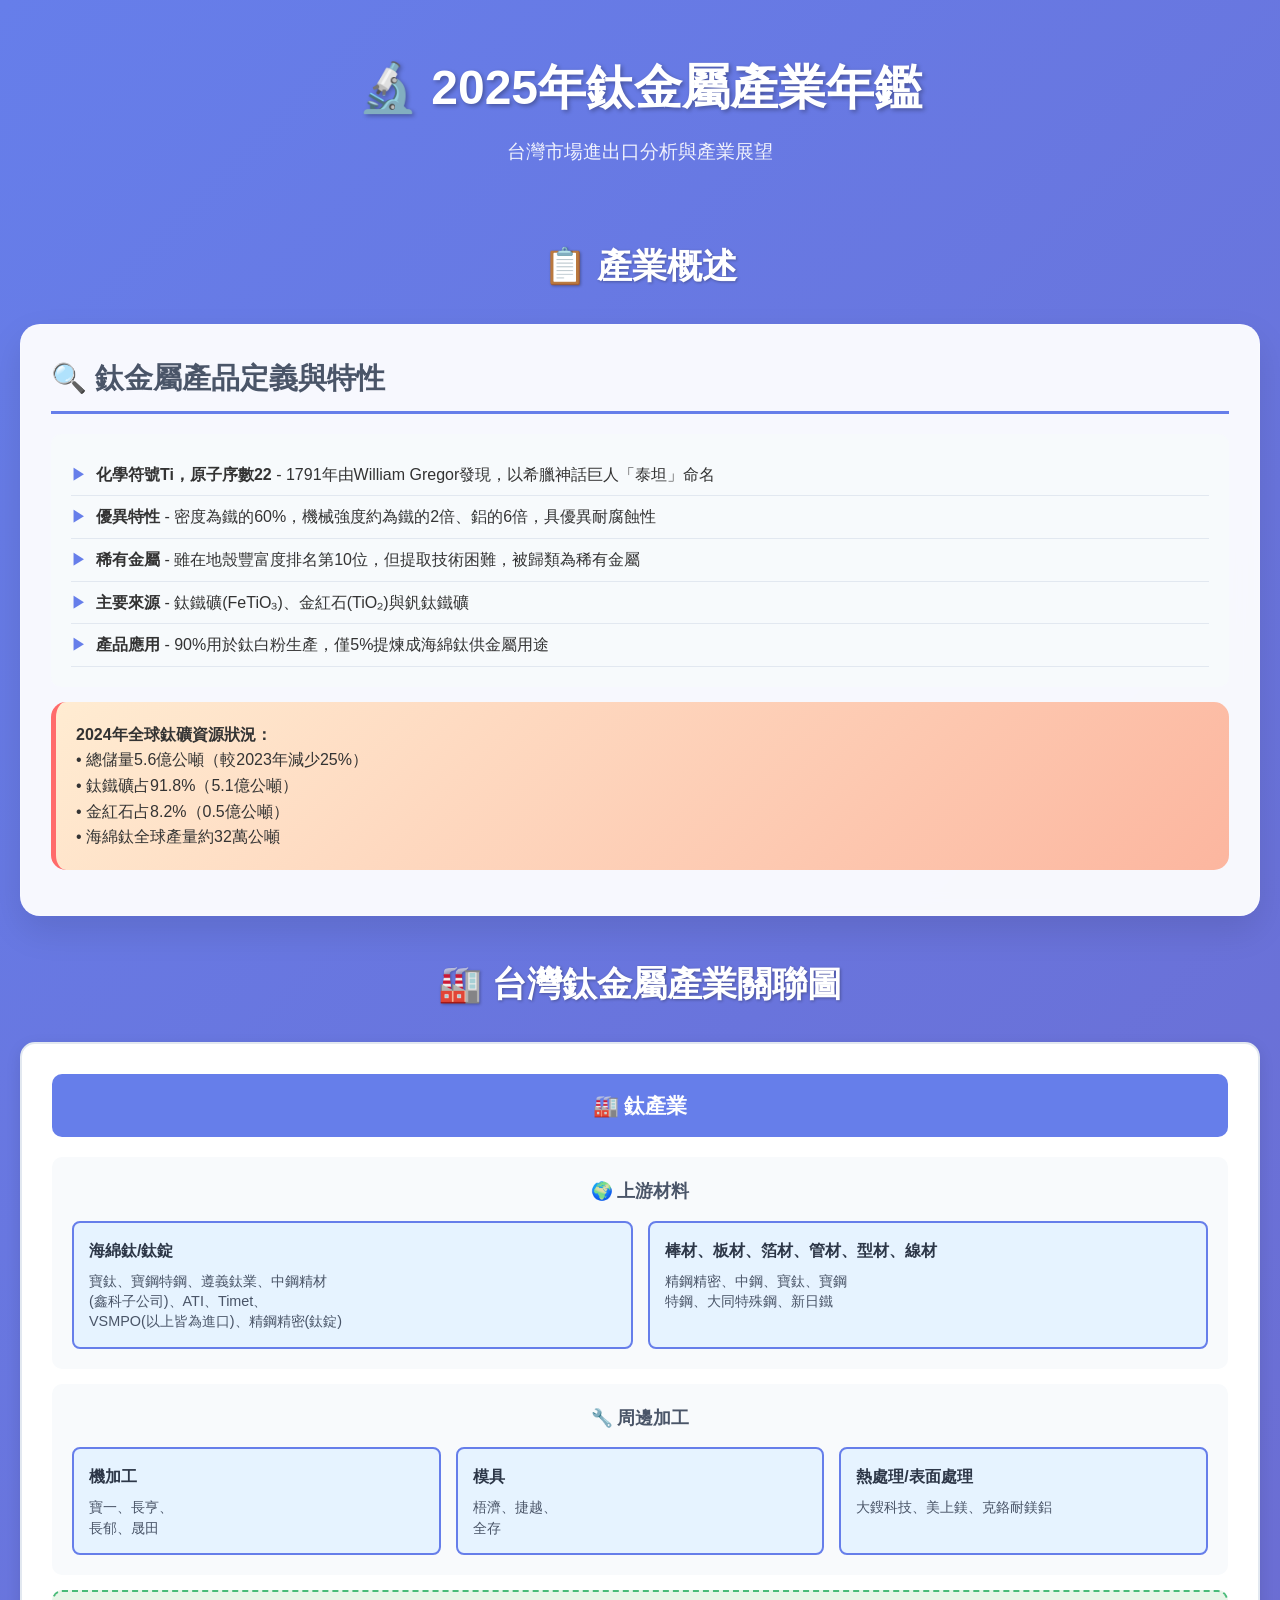
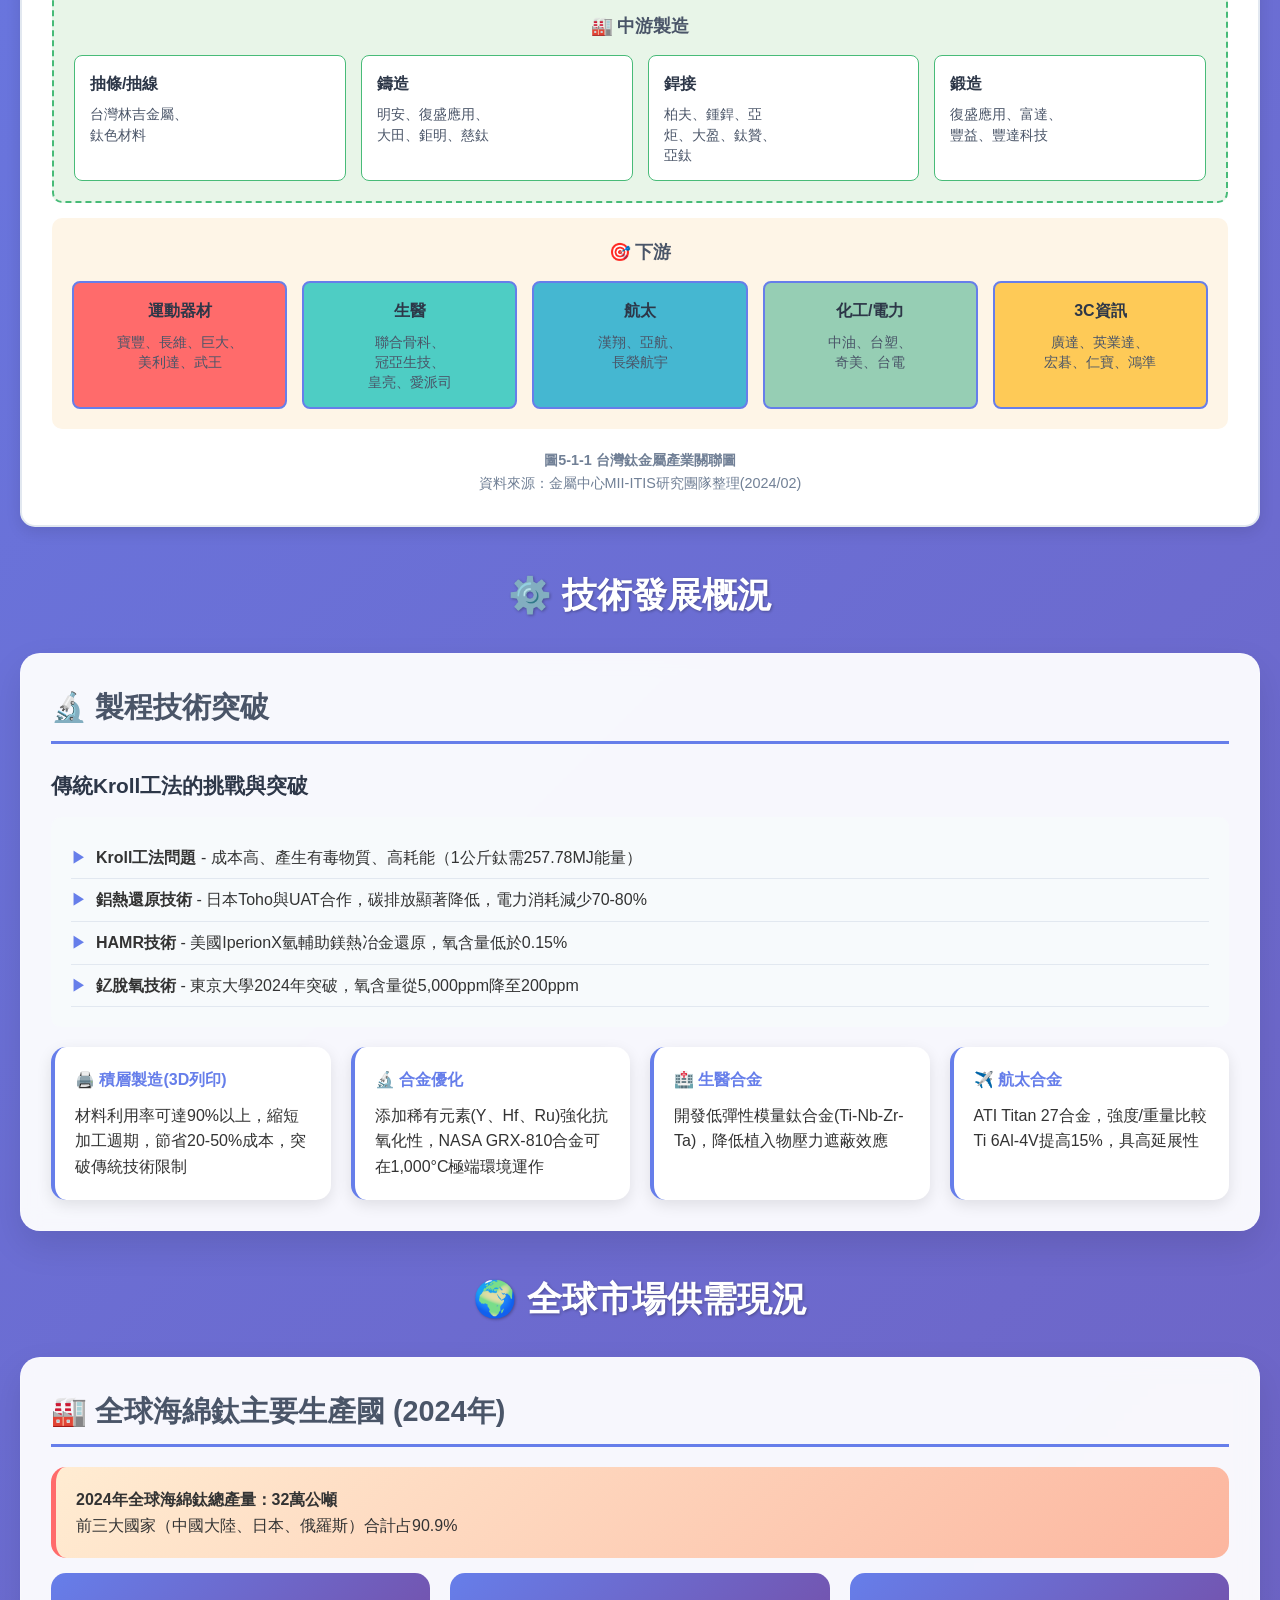
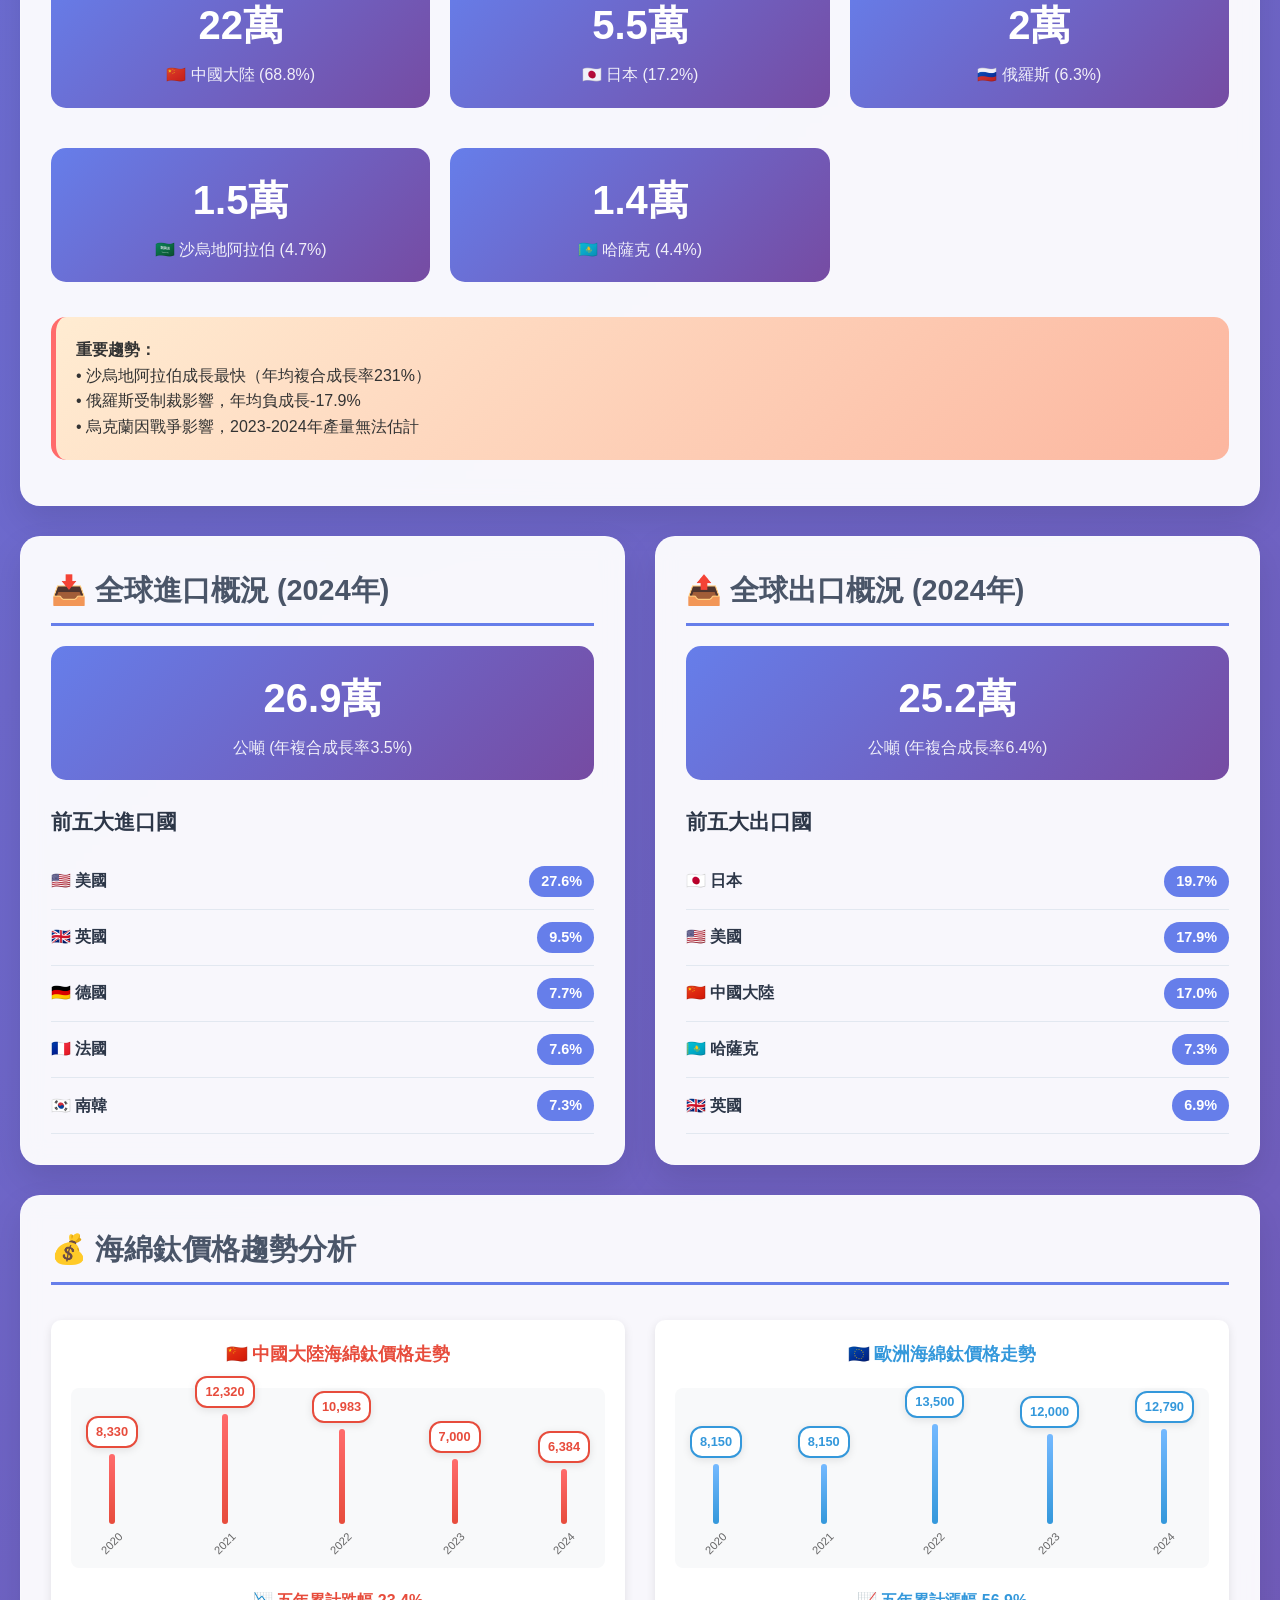
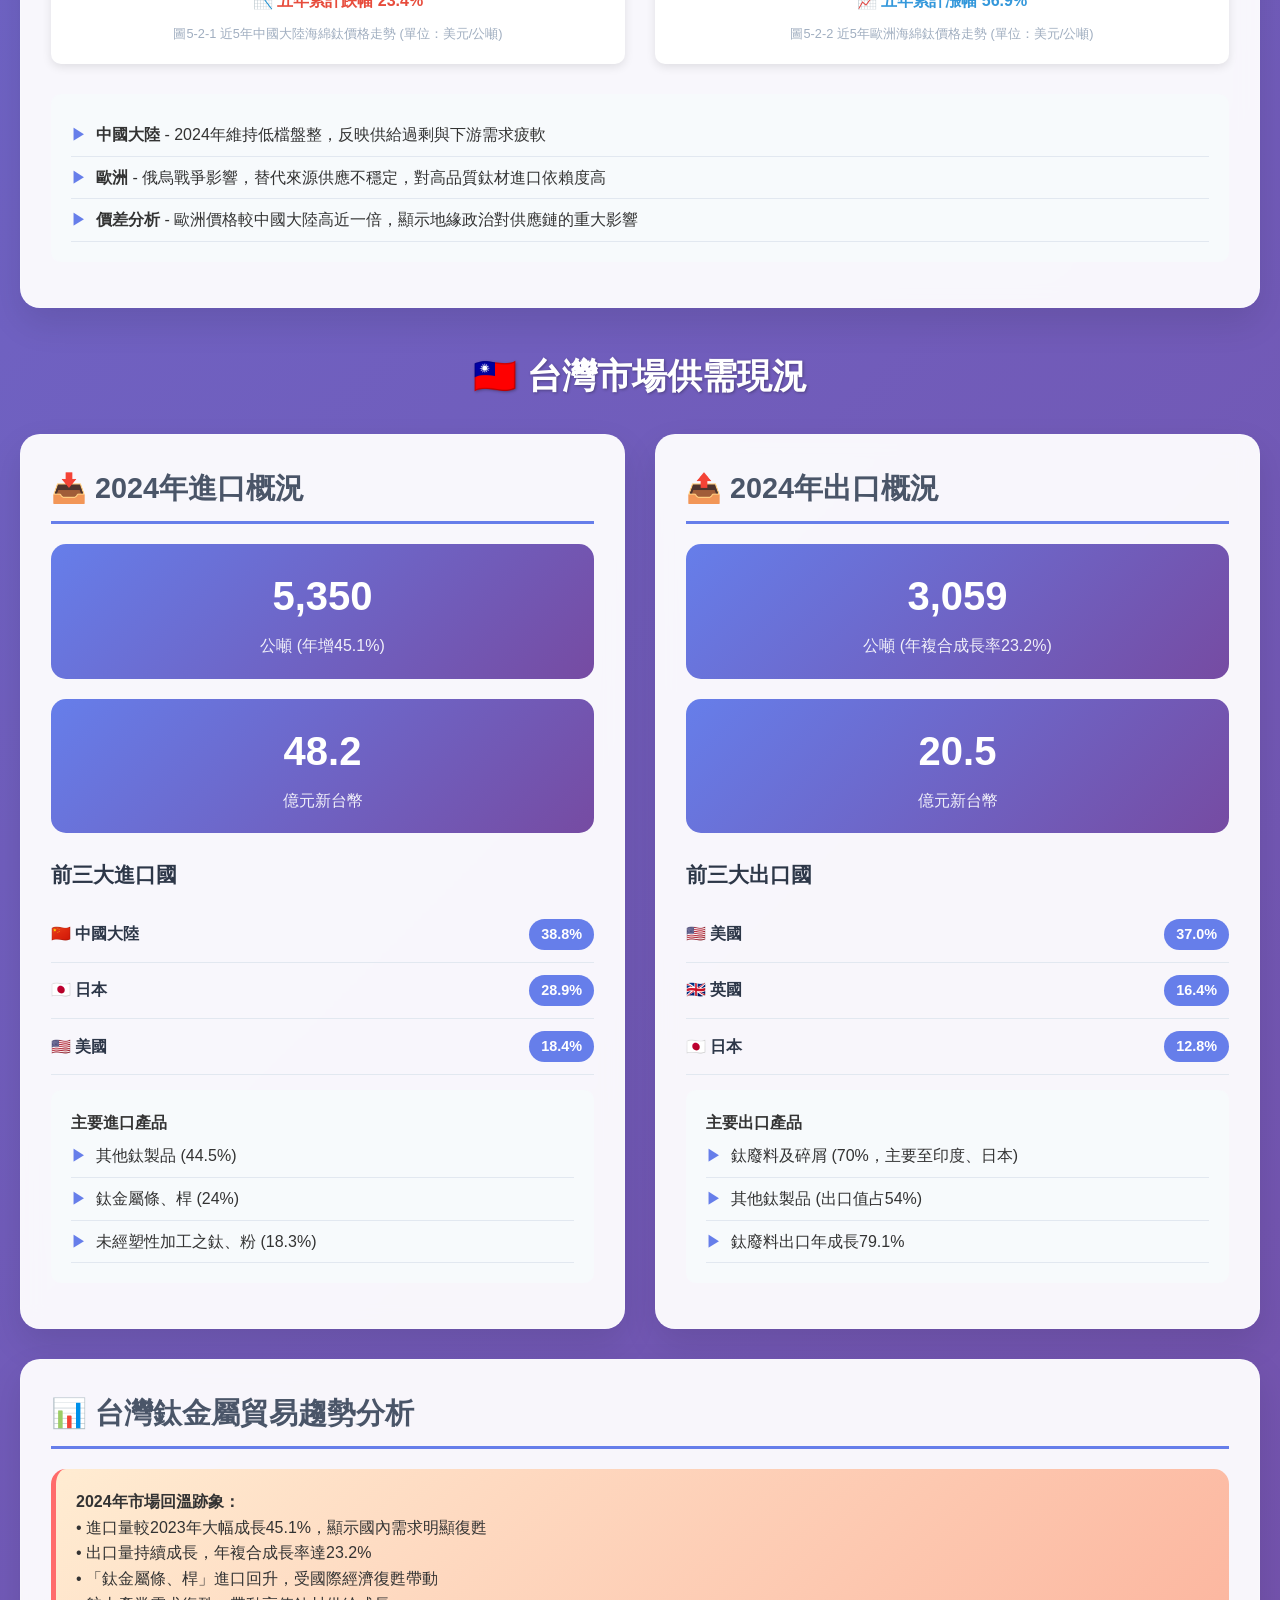
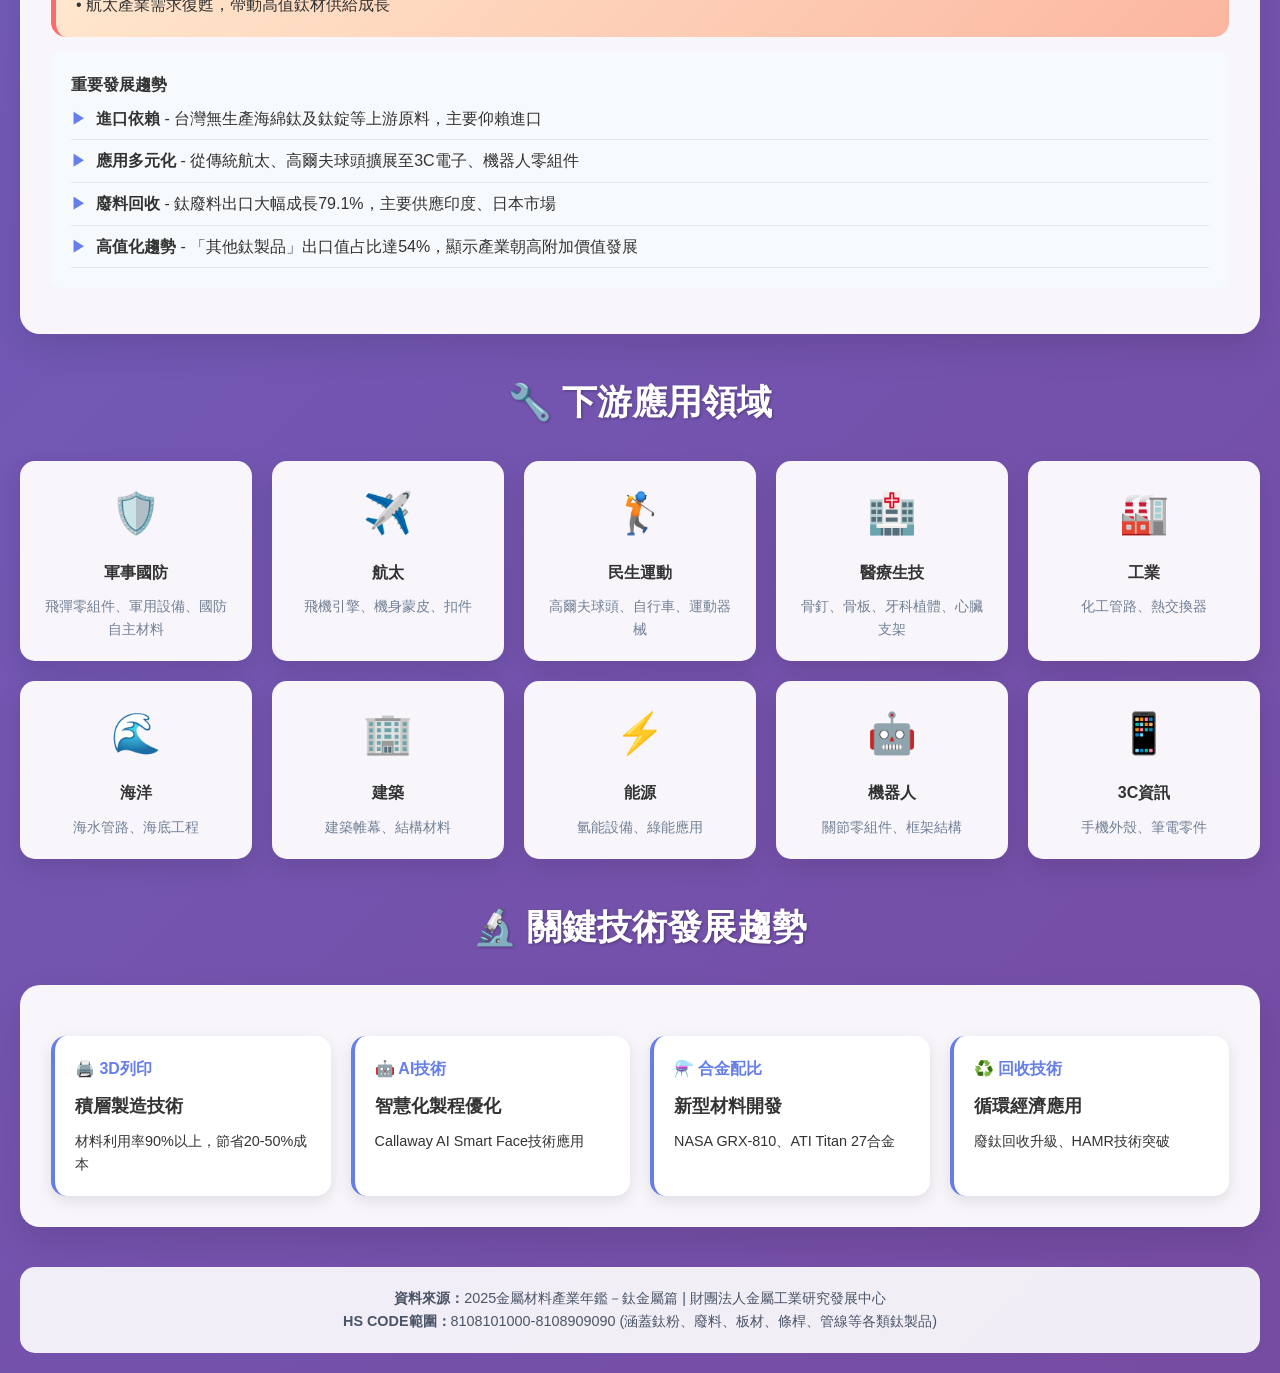
<file: index.html>
<!DOCTYPE html>
<html lang="zh-TW">
<head>
    <meta charset="UTF-8">
    <meta name="viewport" content="width=device-width, initial-scale=1.0">
    <title>2025年鈦金屬產業年鑑 - 台灣市場分析</title>
    <style>
        * {
            margin: 0;
            padding: 0;
            box-sizing: border-box;
        }

        body {
            font-family: 'Microsoft JhengHei', 'Segoe UI', Tahoma, Geneva, Verdana, sans-serif;
            line-height: 1.6;
            color: #333;
            background: linear-gradient(135deg, #667eea 0%, #764ba2 100%);
        }

        .container {
            max-width: 1400px;
            margin: 0 auto;
            padding: 20px;
        }

        .header {
            text-align: center;
            color: white;
            margin-bottom: 40px;
            padding: 30px 0;
        }

        .header h1 {
            font-size: 3rem;
            font-weight: bold;
            margin-bottom: 10px;
            text-shadow: 2px 2px 4px rgba(0,0,0,0.3);
        }

        .header p {
            font-size: 1.2rem;
            opacity: 0.9;
        }

        .section {
            margin-bottom: 40px;
        }

        .section-title {
            text-align: center;
            color: white;
            font-size: 2.2rem;
            margin-bottom: 30px;
            text-shadow: 1px 1px 3px rgba(0,0,0,0.3);
        }

        .card {
            background: rgba(255, 255, 255, 0.95);
            border-radius: 20px;
            padding: 30px;
            box-shadow: 0 15px 35px rgba(0,0,0,0.1);
            backdrop-filter: blur(10px);
            border: 1px solid rgba(255,255,255,0.2);
            transition: transform 0.3s ease, box-shadow 0.3s ease;
            margin-bottom: 30px;
        }

        .card:hover {
            transform: translateY(-5px);
            box-shadow: 0 20px 40px rgba(0,0,0,0.15);
        }

        .card h2 {
            color: #4a5568;
            font-size: 1.8rem;
            margin-bottom: 20px;
            border-bottom: 3px solid #667eea;
            padding-bottom: 10px;
        }

        .card h3 {
            color: #2d3748;
            font-size: 1.3rem;
            margin-bottom: 15px;
            margin-top: 25px;
        }

        .grid-2 {
            display: grid;
            grid-template-columns: 1fr 1fr;
            gap: 30px;
        }

        .grid-3 {
            display: grid;
            grid-template-columns: repeat(auto-fit, minmax(300px, 1fr));
            gap: 20px;
        }

        .stat-box {
            background: linear-gradient(135deg, #667eea, #764ba2);
            color: white;
            padding: 20px;
            border-radius: 15px;
            text-align: center;
            margin-bottom: 20px;
        }

        .stat-number {
            font-size: 2.5rem;
            font-weight: bold;
            margin-bottom: 5px;
        }

        .stat-label {
            font-size: 1rem;
            opacity: 0.9;
        }

        .country-item {
            display: flex;
            justify-content: space-between;
            align-items: center;
            padding: 12px 0;
            border-bottom: 1px solid #e2e8f0;
        }

        .country-name {
            font-weight: 600;
            color: #2d3748;
        }

        .country-percent {
            background: #667eea;
            color: white;
            padding: 4px 12px;
            border-radius: 20px;
            font-size: 0.9rem;
            font-weight: bold;
        }

        .industry-chain {
            background: #f8fafc;
            border-radius: 15px;
            padding: 25px;
            margin: 20px 0;
            border-left: 5px solid #667eea;
        }

        .chain-level {
            margin-bottom: 20px;
            padding: 15px;
            border-radius: 10px;
            background: white;
            box-shadow: 0 2px 10px rgba(0,0,0,0.05);
        }

        .chain-level h4 {
            color: #667eea;
            font-size: 1.1rem;
            margin-bottom: 10px;
            border-bottom: 2px solid #e2e8f0;
            padding-bottom: 5px;
        }

        .chain-items {
            display: flex;
            flex-wrap: wrap;
            gap: 10px;
            margin-top: 10px;
        }

        .chain-item {
            background: #667eea;
            color: white;
            padding: 5px 12px;
            border-radius: 20px;
            font-size: 0.9rem;
        }

        .highlight-box {
            background: linear-gradient(135deg, #ffecd2 0%, #fcb69f 100%);
            padding: 20px;
            border-radius: 15px;
            margin: 15px 0;
            border-left: 5px solid #ff6b6b;
        }

        .tech-grid {
            display: grid;
            grid-template-columns: repeat(auto-fit, minmax(250px, 1fr));
            gap: 20px;
            margin-top: 20px;
        }

        .tech-card {
            background: white;
            border-radius: 15px;
            padding: 20px;
            box-shadow: 0 5px 15px rgba(0,0,0,0.1);
            border-left: 4px solid #667eea;
        }

        .tech-card h4 {
            color: #667eea;
            margin-bottom: 10px;
        }

        .price-chart {
            background: white;
            border-radius: 15px;
            padding: 20px;
            margin: 20px 0;
            box-shadow: 0 5px 15px rgba(0,0,0,0.1);
        }

        .applications-grid {
            display: grid;
            grid-template-columns: repeat(auto-fit, minmax(200px, 1fr));
            gap: 20px;
        }

        .application-card {
            background: rgba(255, 255, 255, 0.95);
            border-radius: 15px;
            padding: 20px;
            text-align: center;
            box-shadow: 0 10px 25px rgba(0,0,0,0.1);
            transition: all 0.3s ease;
        }

        .application-card:hover {
            transform: translateY(-3px);
            box-shadow: 0 15px 30px rgba(0,0,0,0.15);
        }

        .application-icon {
            font-size: 2.5rem;
            margin-bottom: 15px;
            display: block;
        }

        .key-points {
            background: #f7fafc;
            border-radius: 10px;
            padding: 20px;
            margin: 15px 0;
        }

        .key-points ul {
            list-style: none;
            padding: 0;
        }

        .key-points li {
            padding: 8px 0;
            border-bottom: 1px solid #e2e8f0;
            position: relative;
            padding-left: 25px;
        }

        .key-points li:before {
            content: "▶";
            color: #667eea;
            position: absolute;
            left: 0;
        }

        .footnote {
            background: rgba(255, 255, 255, 0.9);
            border-radius: 15px;
            padding: 20px;
            margin-top: 30px;
            text-align: center;
            color: #4a5568;
            font-size: 0.9rem;
        }

        /* 產業關聯圖特殊樣式 */
        .industry-map {
            background: white;
            border: 2px solid #e2e8f0;
            border-radius: 15px;
            padding: 30px;
            margin: 20px 0;
            box-shadow: 0 5px 15px rgba(0,0,0,0.1);
        }

        .industry-header {
            background: #667eea;
            color: white;
            text-align: center;
            padding: 15px;
            border-radius: 10px;
            margin-bottom: 20px;
            font-size: 1.3rem;
            font-weight: bold;
        }

        .level-box {
            background: #f8fafc;
            border-radius: 10px;
            padding: 20px;
            margin-bottom: 15px;
            position: relative;
        }

        .level-title {
            color: #4a5568;
            text-align: center;
            margin-bottom: 15px;
            font-size: 1.1rem;
            font-weight: bold;
        }

        .company-grid {
            display: grid;
            gap: 15px;
        }

        .company-box {
            background: #e6f3ff;
            padding: 15px;
            border-radius: 8px;
            border: 2px solid #667eea;
        }

        .company-title {
            font-weight: bold;
            margin-bottom: 8px;
            color: #2d3748;
        }

        .company-list {
            font-size: 0.9rem;
            color: #4a5568;
            line-height: 1.4;
        }

        /* 簡化價格趨勢圖 */
        .simple-chart {
            background: white;
            border-radius: 10px;
            padding: 20px;
            margin: 15px 0;
            box-shadow: 0 3px 10px rgba(0,0,0,0.1);
        }

        .chart-title {
            font-size: 1.1rem;
            font-weight: bold;
            margin-bottom: 15px;
            text-align: center;
        }

        .price-line {
            display: flex;
            justify-content: space-between;
            align-items: end;
            height: 180px;
            background: #f8f9fa;
            border-radius: 8px;
            padding: 20px 15px 15px 15px;
            margin: 20px 0;
            position: relative;
        }

        .price-point {
            display: flex;
            flex-direction: column;
            align-items: center;
            position: relative;
        }

        .price-value {
            background: white;
            padding: 4px 8px;
            border-radius: 12px;
            font-size: 0.8rem;
            font-weight: bold;
            margin-bottom: 6px;
            box-shadow: 0 2px 8px rgba(0,0,0,0.1);
            border: 2px solid;
            min-width: 45px;
            text-align: center;
        }

        .price-bar {
            width: 6px;
            border-radius: 3px;
            margin-bottom: 6px;
        }

        .price-year {
            font-size: 0.7rem;
            color: #666;
            transform: rotate(-45deg);
            white-space: nowrap;
            margin-top: 5px;
        }

        .china-chart .price-value {
            border-color: #e74c3c;
            color: #e74c3c;
        }

        .china-chart .price-bar {
            background: linear-gradient(to top, #e74c3c, #ff6b6b);
        }

        .europe-chart .price-value {
            border-color: #3498db;
            color: #3498db;
        }

        .europe-chart .price-bar {
            background: linear-gradient(to top, #3498db, #74b9ff);
        }

        @media (max-width: 768px) {
            .grid-2, .grid-3 {
                grid-template-columns: 1fr;
            }
            
            .header h1 {
                font-size: 2rem;
            }
            
            .company-grid {
                grid-template-columns: 1fr;
            }
        }
    </style>
</head>
<body>
    <div class="container">
        <div class="header">
            <h1>🔬 2025年鈦金屬產業年鑑</h1>
            <p>台灣市場進出口分析與產業展望</p>
        </div>

        <!-- 緒論與產品定義 -->
        <div class="section">
            <h2 class="section-title">📋 產業概述</h2>
            <div class="card">
                <h2>🔍 鈦金屬產品定義與特性</h2>
                <div class="key-points">
                    <ul>
                        <li><strong>化學符號Ti，原子序數22</strong> - 1791年由William Gregor發現，以希臘神話巨人「泰坦」命名</li>
                        <li><strong>優異特性</strong> - 密度為鐵的60%，機械強度約為鐵的2倍、鋁的6倍，具優異耐腐蝕性</li>
                        <li><strong>稀有金屬</strong> - 雖在地殼豐富度排名第10位，但提取技術困難，被歸類為稀有金屬</li>
                        <li><strong>主要來源</strong> - 鈦鐵礦(FeTiO₃)、金紅石(TiO₂)與釩鈦鐵礦</li>
                        <li><strong>產品應用</strong> - 90%用於鈦白粉生產，僅5%提煉成海綿鈦供金屬用途</li>
                    </ul>
                </div>

                <div class="highlight-box">
                    <strong>2024年全球鈦礦資源狀況：</strong><br>
                    • 總儲量5.6億公噸（較2023年減少25%）<br>
                    • 鈦鐵礦占91.8%（5.1億公噸）<br>
                    • 金紅石占8.2%（0.5億公噸）<br>
                    • 海綿鈦全球產量約32萬公噸
                </div>
            </div>
        </div>

        <!-- 台灣產業關聯圖 -->
        <div class="section">
            <h2 class="section-title">🏭 台灣鈦金屬產業關聯圖</h2>
            <div class="industry-map">
                <div class="industry-header">🏭 鈦產業</div>
                
                <!-- 上游材料 -->
                <div class="level-box">
                    <div class="level-title">🌍 上游材料</div>
                    <div class="company-grid" style="grid-template-columns: 1fr 1fr;">
                        <div class="company-box">
                            <div class="company-title">海綿鈦/鈦錠</div>
                            <div class="company-list">
                                寶鈦、寶鋼特鋼、遵義鈦業、中鋼精材<br>
                                (鑫科子公司)、ATI、Timet、<br>
                                VSMPO(以上皆為進口)、精鋼精密(鈦錠)
                            </div>
                        </div>
                        <div class="company-box">
                            <div class="company-title">棒材、板材、箔材、管材、型材、線材</div>
                            <div class="company-list">
                                精鋼精密、中鋼、寶鈦、寶鋼<br>
                                特鋼、大同特殊鋼、新日鐵
                            </div>
                        </div>
                    </div>
                </div>
                
                <!-- 周邊加工 -->
                <div class="level-box">
                    <div class="level-title">🔧 周邊加工</div>
                    <div class="company-grid" style="grid-template-columns: repeat(3, 1fr);">
                        <div class="company-box">
                            <div class="company-title">機加工</div>
                            <div class="company-list">寶一、長亨、<br>長郁、晟田</div>
                        </div>
                        <div class="company-box">
                            <div class="company-title">模具</div>
                            <div class="company-list">梧濟、捷越、<br>全存</div>
                        </div>
                        <div class="company-box">
                            <div class="company-title">熱處理/表面處理</div>
                            <div class="company-list">大鎪科技、美上鎂、克鉻耐鎂鋁</div>
                        </div>
                    </div>
                </div>
                
                <!-- 中游製造 -->
                <div class="level-box" style="border: 2px dashed #48bb78; background: #e8f5e8;">
                    <div class="level-title">🏭 中游製造</div>
                    <div class="company-grid" style="grid-template-columns: repeat(4, 1fr);">
                        <div class="company-box" style="background: white; border: 1px solid #48bb78;">
                            <div class="company-title">抽條/抽線</div>
                            <div class="company-list">台灣林吉金屬、<br>鈦色材料</div>
                        </div>
                        <div class="company-box" style="background: white; border: 1px solid #48bb78;">
                            <div class="company-title">鑄造</div>
                            <div class="company-list">明安、復盛應用、<br>大田、鉅明、慈鈦</div>
                        </div>
                        <div class="company-box" style="background: white; border: 1px solid #48bb78;">
                            <div class="company-title">銲接</div>
                            <div class="company-list">柏夫、鍾銲、亞<br>炬、大盈、鈦贊、<br>亞鈦</div>
                        </div>
                        <div class="company-box" style="background: white; border: 1px solid #48bb78;">
                            <div class="company-title">鍛造</div>
                            <div class="company-list">復盛應用、富達、<br>豐益、豐達科技</div>
                        </div>
                    </div>
                </div>
                
                <!-- 下游應用 -->
                <div class="level-box" style="background: #fef5e7;">
                    <div class="level-title">🎯 下游</div>
                    <div class="company-grid" style="grid-template-columns: repeat(5, 1fr);">
                        <div class="company-box" style="background: #ff6b6b; color: white; text-align: center;">
                            <div class="company-title">運動器材</div>
                            <div class="company-list">寶豐、長維、巨大、<br>美利達、武王</div>
                        </div>
                        <div class="company-box" style="background: #4ecdc4; color: white; text-align: center;">
                            <div class="company-title">生醫</div>
                            <div class="company-list">聯合骨科、<br>冠亞生技、<br>皇亮、愛派司</div>
                        </div>
                        <div class="company-box" style="background: #45b7d1; color: white; text-align: center;">
                            <div class="company-title">航太</div>
                            <div class="company-list">漢翔、亞航、<br>長榮航宇</div>
                        </div>
                        <div class="company-box" style="background: #96ceb4; color: white; text-align: center;">
                            <div class="company-title">化工/電力</div>
                            <div class="company-list">中油、台塑、<br>奇美、台電</div>
                        </div>
                        <div class="company-box" style="background: #feca57; color: white; text-align: center;">
                            <div class="company-title">3C資訊</div>
                            <div class="company-list">廣達、英業達、<br>宏碁、仁寶、鴻準</div>
                        </div>
                    </div>
                </div>
                
                <div style="margin-top: 20px; color: #718096; font-size: 0.9rem; text-align: center;">
                    <strong>圖5-1-1 台灣鈦金屬產業關聯圖</strong><br>
                    資料來源：金屬中心MII-ITIS研究團隊整理(2024/02)
                </div>
            </div>
        </div>

        <!-- 產品與技術概況 -->
        <div class="section">
            <h2 class="section-title">⚙️ 技術發展概況</h2>
            <div class="card">
                <h2>🔬 製程技術突破</h2>
                
                <h3>傳統Kroll工法的挑戰與突破</h3>
                <div class="key-points">
                    <ul>
                        <li><strong>Kroll工法問題</strong> - 成本高、產生有毒物質、高耗能（1公斤鈦需257.78MJ能量）</li>
                        <li><strong>鋁熱還原技術</strong> - 日本Toho與UAT合作，碳排放顯著降低，電力消耗減少70-80%</li>
                        <li><strong>HAMR技術</strong> - 美國IperionX氫輔助鎂熱冶金還原，氧含量低於0.15%</li>
                        <li><strong>釔脫氧技術</strong> - 東京大學2024年突破，氧含量從5,000ppm降至200ppm</li>
                    </ul>
                </div>

                <div class="tech-grid">
                    <div class="tech-card">
                        <h4>🖨️ 積層製造(3D列印)</h4>
                        <p>材料利用率可達90%以上，縮短加工週期，節省20-50%成本，突破傳統技術限制</p>
                    </div>
                    <div class="tech-card">
                        <h4>🔬 合金優化</h4>
                        <p>添加稀有元素(Y、Hf、Ru)強化抗氧化性，NASA GRX-810合金可在1,000°C極端環境運作</p>
                    </div>
                    <div class="tech-card">
                        <h4>🏥 生醫合金</h4>
                        <p>開發低彈性模量鈦合金(Ti-Nb-Zr-Ta)，降低植入物壓力遮蔽效應</p>
                    </div>
                    <div class="tech-card">
                        <h4>✈️ 航太合金</h4>
                        <p>ATI Titan 27合金，強度/重量比較Ti 6Al-4V提高15%，具高延展性</p>
                    </div>
                </div>
            </div>
        </div>

        <!-- 全球市場供需 -->
        <div class="section">
            <h2 class="section-title">🌍 全球市場供需現況</h2>
            
            <!-- 海綿鈦生產國 -->
            <div class="card">
                <h2>🏭 全球海綿鈦主要生產國 (2024年)</h2>
                <div class="highlight-box">
                    <strong>2024年全球海綿鈦總產量：32萬公噸</strong><br>
                    前三大國家（中國大陸、日本、俄羅斯）合計占90.9%
                </div>
                <div class="grid-3">
                    <div class="stat-box">
                        <div class="stat-number">22萬</div>
                        <div class="stat-label">🇨🇳 中國大陸 (68.8%)</div>
                    </div>
                    <div class="stat-box">
                        <div class="stat-number">5.5萬</div>
                        <div class="stat-label">🇯🇵 日本 (17.2%)</div>
                    </div>
                    <div class="stat-box">
                        <div class="stat-number">2萬</div>
                        <div class="stat-label">🇷🇺 俄羅斯 (6.3%)</div>
                    </div>
                    <div class="stat-box">
                        <div class="stat-number">1.5萬</div>
                        <div class="stat-label">🇸🇦 沙烏地阿拉伯 (4.7%)</div>
                    </div>
                    <div class="stat-box">
                        <div class="stat-number">1.4萬</div>
                        <div class="stat-label">🇰🇿 哈薩克 (4.4%)</div>
                    </div>
                </div>
                
                <div class="highlight-box">
                    <strong>重要趨勢：</strong><br>
                    • 沙烏地阿拉伯成長最快（年均複合成長率231%）<br>
                    • 俄羅斯受制裁影響，年均負成長-17.9%<br>
                    • 烏克蘭因戰爭影響，2023-2024年產量無法估計
                </div>
            </div>

            <!-- 全球進出口 -->
            <div class="grid-2">
                <div class="card">
                    <h2>📥 全球進口概況 (2024年)</h2>
                    <div class="stat-box">
                        <div class="stat-number">26.9萬</div>
                        <div class="stat-label">公噸 (年複合成長率3.5%)</div>
                    </div>
                    
                    <h3>前五大進口國</h3>
                    <div class="country-item">
                        <span class="country-name">🇺🇸 美國</span>
                        <span class="country-percent">27.6%</span>
                    </div>
                    <div class="country-item">
                        <span class="country-name">🇬🇧 英國</span>
                        <span class="country-percent">9.5%</span>
                    </div>
                    <div class="country-item">
                        <span class="country-name">🇩🇪 德國</span>
                        <span class="country-percent">7.7%</span>
                    </div>
                    <div class="country-item">
                        <span class="country-name">🇫🇷 法國</span>
                        <span class="country-percent">7.6%</span>
                    </div>
                    <div class="country-item">
                        <span class="country-name">🇰🇷 南韓</span>
                        <span class="country-percent">7.3%</span>
                    </div>
                </div>

                <div class="card">
                    <h2>📤 全球出口概況 (2024年)</h2>
                    <div class="stat-box">
                        <div class="stat-number">25.2萬</div>
                        <div class="stat-label">公噸 (年複合成長率6.4%)</div>
                    </div>
                    
                    <h3>前五大出口國</h3>
                    <div class="country-item">
                        <span class="country-name">🇯🇵 日本</span>
                        <span class="country-percent">19.7%</span>
                    </div>
                    <div class="country-item">
                        <span class="country-name">🇺🇸 美國</span>
                        <span class="country-percent">17.9%</span>
                    </div>
                    <div class="country-item">
                        <span class="country-name">🇨🇳 中國大陸</span>
                        <span class="country-percent">17.0%</span>
                    </div>
                    <div class="country-item">
                        <span class="country-name">🇰🇿 哈薩克</span>
                        <span class="country-percent">7.3%</span>
                    </div>
                    <div class="country-item">
                        <span class="country-name">🇬🇧 英國</span>
                        <span class="country-percent">6.9%</span>
                    </div>
                </div>
            </div>

            <!-- 價格趨勢 -->
            <div class="card">
                <h2>💰 海綿鈦價格趨勢分析</h2>
                <div class="grid-2">
                    <div class="simple-chart china-chart">
                        <div class="chart-title" style="color: #e74c3c;">🇨🇳 中國大陸海綿鈦價格走勢</div>
                        <div class="price-line">
                            <div class="price-point">
                                <div class="price-value">8,330</div>
                                <div class="price-bar" style="height: 70px;"></div>
                                <div class="price-year">2020</div>
                            </div>
                            <div class="price-point">
                                <div class="price-value">12,320</div>
                                <div class="price-bar" style="height: 110px;"></div>
                                <div class="price-year">2021</div>
                            </div>
                            <div class="price-point">
                                <div class="price-value">10,983</div>
                                <div class="price-bar" style="height: 95px;"></div>
                                <div class="price-year">2022</div>
                            </div>
                            <div class="price-point">
                                <div class="price-value">7,000</div>
                                <div class="price-bar" style="height: 65px;"></div>
                                <div class="price-year">2023</div>
                            </div>
                            <div class="price-point">
                                <div class="price-value">6,384</div>
                                <div class="price-bar" style="height: 55px;"></div>
                                <div class="price-year">2024</div>
                            </div>
                        </div>
                        <div style="text-align: center; color: #e74c3c; font-weight: bold;">📉 五年累計跌幅 23.4%</div>
                        <div style="font-size: 0.8rem; color: #a0aec0; text-align: center; margin-top: 10px;">
                            圖5-2-1 近5年中國大陸海綿鈦價格走勢 (單位：美元/公噸)
                        </div>
                    </div>
                    
                    <div class="simple-chart europe-chart">
                        <div class="chart-title" style="color: #3498db;">🇪🇺 歐洲海綿鈦價格走勢</div>
                        <div class="price-line">
                            <div class="price-point">
                                <div class="price-value">8,150</div>
                                <div class="price-bar" style="height: 60px;"></div>
                                <div class="price-year">2020</div>
                            </div>
                            <div class="price-point">
                                <div class="price-value">8,150</div>
                                <div class="price-bar" style="height: 60px;"></div>
                                <div class="price-year">2021</div>
                            </div>
                            <div class="price-point">
                                <div class="price-value">13,500</div>
                                <div class="price-bar" style="height: 100px;"></div>
                                <div class="price-year">2022</div>
                            </div>
                            <div class="price-point">
                                <div class="price-value">12,000</div>
                                <div class="price-bar" style="height: 90px;"></div>
                                <div class="price-year">2023</div>
                            </div>
                            <div class="price-point">
                                <div class="price-value">12,790</div>
                                <div class="price-bar" style="height: 95px;"></div>
                                <div class="price-year">2024</div>
                            </div>
                        </div>
                        <div style="text-align: center; color: #3498db; font-weight: bold;">📈 五年累計漲幅 56.9%</div>
                        <div style="font-size: 0.8rem; color: #a0aec0; text-align: center; margin-top: 10px;">
                            圖5-2-2 近5年歐洲海綿鈦價格走勢 (單位：美元/公噸)
                        </div>
                    </div>
                </div>
                
                <div class="key-points">
                    <ul>
                        <li><strong>中國大陸</strong> - 2024年維持低檔盤整，反映供給過剩與下游需求疲軟</li>
                        <li><strong>歐洲</strong> - 俄烏戰爭影響，替代來源供應不穩定，對高品質鈦材進口依賴度高</li>
                        <li><strong>價差分析</strong> - 歐洲價格較中國大陸高近一倍，顯示地緣政治對供應鏈的重大影響</li>
                    </ul>
                </div>
            </div>
        </div>

        <!-- 台灣進出口數據 -->
        <div class="section">
            <h2 class="section-title">🇹🇼 台灣市場供需現況</h2>
            <div class="grid-2">
                <div class="card">
                    <h2>📥 2024年進口概況</h2>
                    <div class="stat-box">
                        <div class="stat-number">5,350</div>
                        <div class="stat-label">公噸 (年增45.1%)</div>
                    </div>
                    <div class="stat-box">
                        <div class="stat-number">48.2</div>
                        <div class="stat-label">億元新台幣</div>
                    </div>
                    
                    <h3>前三大進口國</h3>
                    <div class="country-item">
                        <span class="country-name">🇨🇳 中國大陸</span>
                        <span class="country-percent">38.8%</span>
                    </div>
                    <div class="country-item">
                        <span class="country-name">🇯🇵 日本</span>
                        <span class="country-percent">28.9%</span>
                    </div>
                    <div class="country-item">
                        <span class="country-name">🇺🇸 美國</span>
                        <span class="country-percent">18.4%</span>
                    </div>

                    <div class="key-points">
                        <h4>主要進口產品</h4>
                        <ul>
                            <li>其他鈦製品 (44.5%)</li>
                            <li>鈦金屬條、桿 (24%)</li>
                            <li>未經塑性加工之鈦、粉 (18.3%)</li>
                        </ul>
                    </div>
                </div>

                <div class="card">
                    <h2>📤 2024年出口概況</h2>
                    <div class="stat-box">
                        <div class="stat-number">3,059</div>
                        <div class="stat-label">公噸 (年複合成長率23.2%)</div>
                    </div>
                    <div class="stat-box">
                        <div class="stat-number">20.5</div>
                        <div class="stat-label">億元新台幣</div>
                    </div>
                    
                    <h3>前三大出口國</h3>
                    <div class="country-item">
                        <span class="country-name">🇺🇸 美國</span>
                        <span class="country-percent">37.0%</span>
                    </div>
                    <div class="country-item">
                        <span class="country-name">🇬🇧 英國</span>
                        <span class="country-percent">16.4%</span>
                    </div>
                    <div class="country-item">
                        <span class="country-name">🇯🇵 日本</span>
                        <span class="country-percent">12.8%</span>
                    </div>

                    <div class="key-points">
                        <h4>主要出口產品</h4>
                        <ul>
                            <li>鈦廢料及碎屑 (70%，主要至印度、日本)</li>
                            <li>其他鈦製品 (出口值占54%)</li>
                            <li>鈦廢料出口年成長79.1%</li>
                        </ul>
                    </div>
                </div>
            </div>
            
            <div class="card">
                <h2>📊 台灣鈦金屬貿易趨勢分析</h2>
                <div class="highlight-box">
                    <strong>2024年市場回溫跡象：</strong><br>
                    • 進口量較2023年大幅成長45.1%，顯示國內需求明顯復甦<br>
                    • 出口量持續成長，年複合成長率達23.2%<br>
                    • 「鈦金屬條、桿」進口回升，受國際經濟復甦帶動<br>
                    • 航太產業需求復甦，帶動高值鈦材供給成長
                </div>
                
                <div class="key-points">
                    <h4>重要發展趨勢</h4>
                    <ul>
                        <li><strong>進口依賴</strong> - 台灣無生產海綿鈦及鈦錠等上游原料，主要仰賴進口</li>
                        <li><strong>應用多元化</strong> - 從傳統航太、高爾夫球頭擴展至3C電子、機器人零組件</li>
                        <li><strong>廢料回收</strong> - 鈦廢料出口大幅成長79.1%，主要供應印度、日本市場</li>
                        <li><strong>高值化趨勢</strong> - 「其他鈦製品」出口值占比達54%，顯示產業朝高附加價值發展</li>
                    </ul>
                </div>
            </div>
        </div>

        <!-- 下游應用 -->
        <div class="section">
            <h2 class="section-title">🔧 下游應用領域</h2>
            <div class="applications-grid">
                <div class="application-card">
                    <span class="application-icon">🛡️</span>
                    <div style="font-weight: bold; margin-bottom: 10px;">軍事國防</div>
                    <div style="font-size: 0.9rem; color: #718096;">飛彈零組件、軍用設備、國防自主材料</div>
                </div>
                <div class="application-card">
                    <span class="application-icon">✈️</span>
                    <div style="font-weight: bold; margin-bottom: 10px;">航太</div>
                    <div style="font-size: 0.9rem; color: #718096;">飛機引擎、機身蒙皮、扣件</div>
                </div>
                <div class="application-card">
                    <span class="application-icon">🏌️</span>
                    <div style="font-weight: bold; margin-bottom: 10px;">民生運動</div>
                    <div style="font-size: 0.9rem; color: #718096;">高爾夫球頭、自行車、運動器械</div>
                </div>
                <div class="application-card">
                    <span class="application-icon">🏥</span>
                    <div style="font-weight: bold; margin-bottom: 10px;">醫療生技</div>
                    <div style="font-size: 0.9rem; color: #718096;">骨釘、骨板、牙科植體、心臟支架</div>
                </div>
                <div class="application-card">
                    <span class="application-icon">🏭</span>
                    <div style="font-weight: bold; margin-bottom: 10px;">工業</div>
                    <div style="font-size: 0.9rem; color: #718096;">化工管路、熱交換器</div>
                </div>
                <div class="application-card">
                    <span class="application-icon">🌊</span>
                    <div style="font-weight: bold; margin-bottom: 10px;">海洋</div>
                    <div style="font-size: 0.9rem; color: #718096;">海水管路、海底工程</div>
                </div>
                <div class="application-card">
                    <span class="application-icon">🏢</span>
                    <div style="font-weight: bold; margin-bottom: 10px;">建築</div>
                    <div style="font-size: 0.9rem; color: #718096;">建築帷幕、結構材料</div>
                </div>
                <div class="application-card">
                    <span class="application-icon">⚡</span>
                    <div style="font-weight: bold; margin-bottom: 10px;">能源</div>
                    <div style="font-size: 0.9rem; color: #718096;">氫能設備、綠能應用</div>
                </div>
                <div class="application-card">
                    <span class="application-icon">🤖</span>
                    <div style="font-weight: bold; margin-bottom: 10px;">機器人</div>
                    <div style="font-size: 0.9rem; color: #718096;">關節零組件、框架結構</div>
                </div>
                <div class="application-card">
                    <span class="application-icon">📱</span>
                    <div style="font-weight: bold; margin-bottom: 10px;">3C資訊</div>
                    <div style="font-size: 0.9rem; color: #718096;">手機外殼、筆電零件</div>
                </div>
            </div>
        </div>

        <!-- 技術發展 -->
        <div class="section">
            <h2 class="section-title">🔬 關鍵技術發展趨勢</h2>
            <div class="card">
                <div class="tech-grid">
                    <div class="tech-card">
                        <h4>🖨️ 3D列印</h4>
                        <div style="font-weight: bold; font-size: 1.1rem; margin-bottom: 10px;">積層製造技術</div>
                        <div style="font-size: 0.9rem;">材料利用率90%以上，節省20-50%成本</div>
                    </div>
                    <div class="tech-card">
                        <h4>🤖 AI技術</h4>
                        <div style="font-weight: bold; font-size: 1.1rem; margin-bottom: 10px;">智慧化製程優化</div>
                        <div style="font-size: 0.9rem;">Callaway AI Smart Face技術應用</div>
                    </div>
                    <div class="tech-card">
                        <h4>⚗️ 合金配比</h4>
                        <div style="font-weight: bold; font-size: 1.1rem; margin-bottom: 10px;">新型材料開發</div>
                        <div style="font-size: 0.9rem;">NASA GRX-810、ATI Titan 27合金</div>
                    </div>
                    <div class="tech-card">
                        <h4>♻️ 回收技術</h4>
                        <div style="font-weight: bold; font-size: 1.1rem; margin-bottom: 10px;">循環經濟應用</div>
                        <div style="font-size: 0.9rem;">廢鈦回收升級、HAMR技術突破</div>
                    </div>
                </div>
            </div>
        </div>

        <div class="footnote">
            <p><strong>資料來源：</strong>2025金屬材料產業年鑑－鈦金屬篇 | 財團法人金屬工業研究發展中心</p>
            <p><strong>HS CODE範圍：</strong>8108101000-8108909090 (涵蓋鈦粉、廢料、板材、條桿、管線等各類鈦製品)</p>
        </div>
    </div>
</body>
</html>
</file>
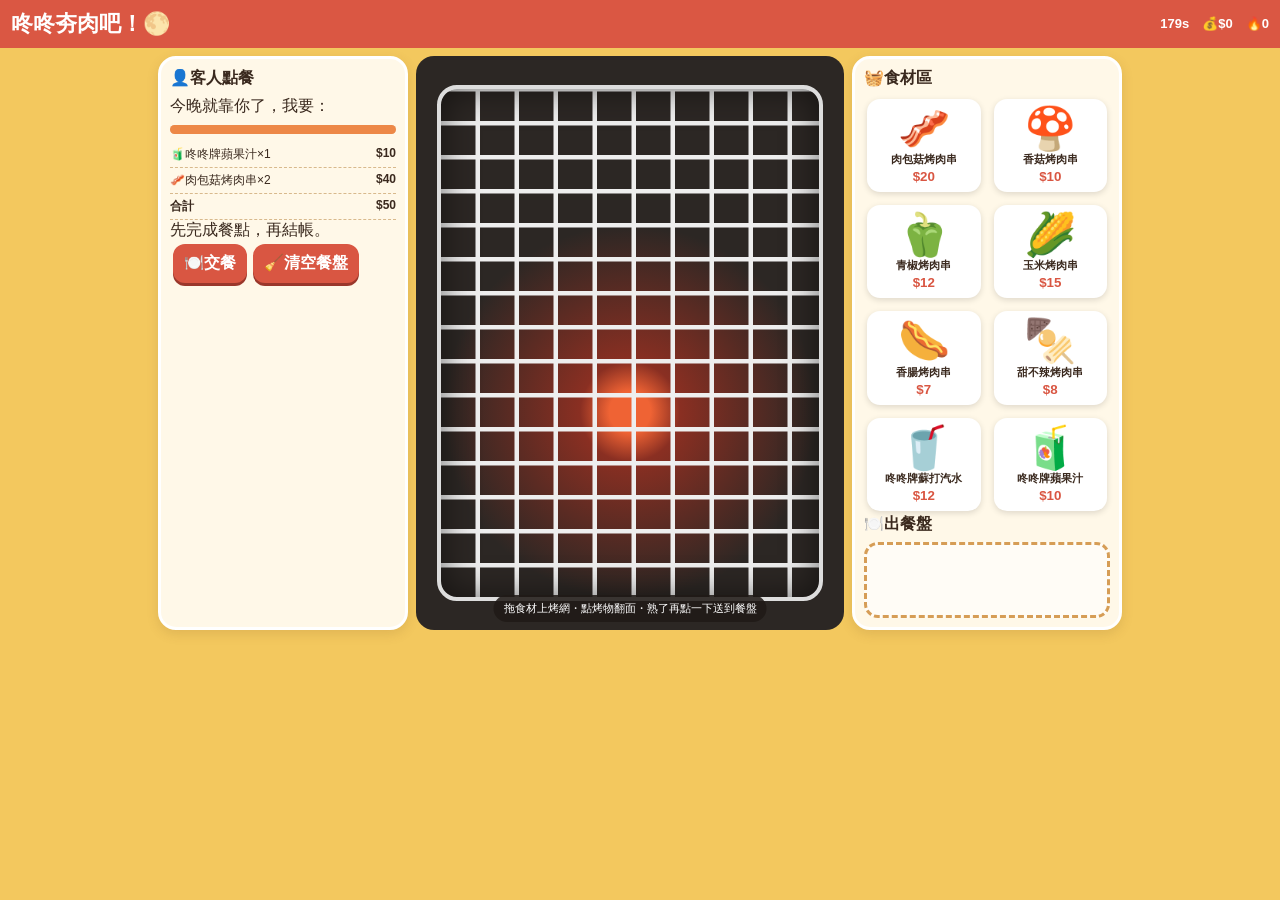
<file: dondon-bbq/index.html>
<!doctype html><html lang="zh-Hant"><head><meta charset="utf-8"><meta name="viewport" content="width=device-width,initial-scale=1,viewport-fit=cover"><title>咚咚夯肉吧！</title><link rel="stylesheet" href="style.css"></head><body><header><h1>咚咚夯肉吧！🌕</h1><div><b id="time">180</b>s　💰$<b id="cash">0</b>　🔥<b id="combo">0</b></div></header><main><section class="panel"><h2>👤客人點餐</h2><div id="speech"></div><div class="patience"><i id="pat"></i></div><div id="order"></div><div id="pay">先完成餐點，再結帳。</div><button id="serve">🍽️交餐</button><button id="clear">🧹清空餐盤</button></section><section class="grill"><div class="grid"></div><div id="grill"></div><p>拖食材上烤網・點烤物翻面・熟了再點一下送到餐盤</p></section><section class="panel"><h2>🧺食材區</h2><div id="inv" class="inventory"></div><h2>🍽️出餐盤</h2><div id="tray" class="tray"></div></section></main><div id="toast" class="toast"></div><div id="modal" class="modal"><div><h2>🌕收盤囉！</h2><strong id="final"></strong><p id="summary"></p><button onclick="window.location.reload()">再烤一攤</button></div></div><script src="app.js"></script></body></html>
</file>
<file: dondon-bbq/style.css>
*{box-sizing:border-box;-webkit-tap-highlight-color:transparent}html,body{margin:0;min-height:100%;font-family:-apple-system,BlinkMacSystemFont,"PingFang TC","Noto Sans TC",sans-serif;background:#f3c85e;color:#3a291e}button{font:inherit;border:0;border-radius:12px;background:#d95642;color:#fff;font-weight:900;padding:9px 11px;margin:3px;box-shadow:0 3px 0 #9a372b}header{position:sticky;top:0;z-index:20;background:#da5743;color:#fff;padding:9px 11px;display:flex;align-items:center;justify-content:space-between;gap:8px}header h1{margin:0;font-size:22px}header div{font-size:13px;font-weight:900}main{max-width:980px;margin:auto;display:grid;grid-template-columns:250px minmax(0,1fr) 270px;gap:8px;padding:8px}.panel{background:#fff8e8;border:3px solid #fff;border-radius:18px;padding:9px;box-shadow:0 4px 12px #754c2226}h2{font-size:16px;margin:0 0 7px}.patience{height:9px;background:#ead8c6;border-radius:9px;overflow:hidden;margin:8px 0}.patience i{display:block;height:100%;background:#ed8847;width:100%;transition:.2s}.orderline{display:flex;justify-content:space-between;gap:8px;padding:4px 0;border-bottom:1px dashed #d8b98c;font-size:12px}.grill{position:relative;min-height:430px;border-radius:18px;overflow:hidden;background:radial-gradient(circle at 50% 62%,#ef6334 0 5%,#8a2f22 12%,#2c2724 45%);touch-action:none}.grid{position:absolute;inset:5%;background:repeating-linear-gradient(0deg,transparent 0 29px,#eee 30px 34px),repeating-linear-gradient(90deg,transparent 0 34px,#eee 35px 39px);border:4px solid #ddd;border-radius:20px;box-shadow:inset 0 0 35px #0008}.grill>#grill{position:absolute;inset:5%;touch-action:none}.grill p{position:absolute;left:50%;bottom:8px;transform:translateX(-50%);background:#201a17dc;color:#fff;border-radius:999px;padding:6px 10px;font-size:11px;white-space:nowrap;margin:0;pointer-events:none}.foodg{position:absolute;width:19%;height:22%;display:grid;place-items:center;font-size:60px;filter:drop-shadow(0 3px 3px #0008);touch-action:none;user-select:none}.foodg.ready{outline:3px solid #fff7;border-radius:18px;background:#fff1}.foodg.burnt{filter:grayscale(1) brightness(.35) drop-shadow(0 3px 3px #0008)}.inventory{display:grid;grid-template-columns:repeat(2,minmax(0,1fr));gap:7px}.food{background:#fff;color:#3a291e;border-radius:13px;padding:7px 4px;text-align:center;box-shadow:0 2px 6px #0002;touch-action:none}.food .emoji{display:block;font-size:42px;line-height:1.1}.food b{display:block;font-size:11px}.food small{font-weight:900;color:#d95642}.tray{min-height:76px;border:3px dashed #d69d56;border-radius:14px;background:#fff9;padding:6px;display:flex;flex-wrap:wrap;gap:5px}.chip{background:#fff;border-radius:10px;padding:5px 7px;font-size:11px;font-weight:800}.chip button{background:none;color:#333;box-shadow:none;padding:0;margin-left:3px}.toast{position:fixed;z-index:99;left:50%;top:14%;transform:translate(-50%,-8px);opacity:0;background:#211b18e8;color:#fff;padding:10px 14px;border-radius:13px;transition:.18s;pointer-events:none;text-align:center}.toast.show{opacity:1;transform:translate(-50%,0)}.modal{display:none;position:fixed;z-index:100;inset:0;background:#0009;place-items:center;padding:20px}.modal.show{display:grid}.modal>div{background:#fff5dc;border-radius:22px;padding:22px;width:min(420px,100%);text-align:center}.modal strong{font-size:42px;color:#d95642}@media(max-width:760px){header{padding-top:max(8px,env(safe-area-inset-top))}header h1{font-size:18px}header div{font-size:11px}main{display:flex;flex-direction:column;padding:7px}.grill{min-height:43vh}.inventory{grid-template-columns:repeat(4,minmax(0,1fr));gap:5px}.food .emoji{font-size:35px}.food b{font-size:10px}.grill p{white-space:normal;text-align:center;width:82%}.orderline{font-size:11px}}
</file>
